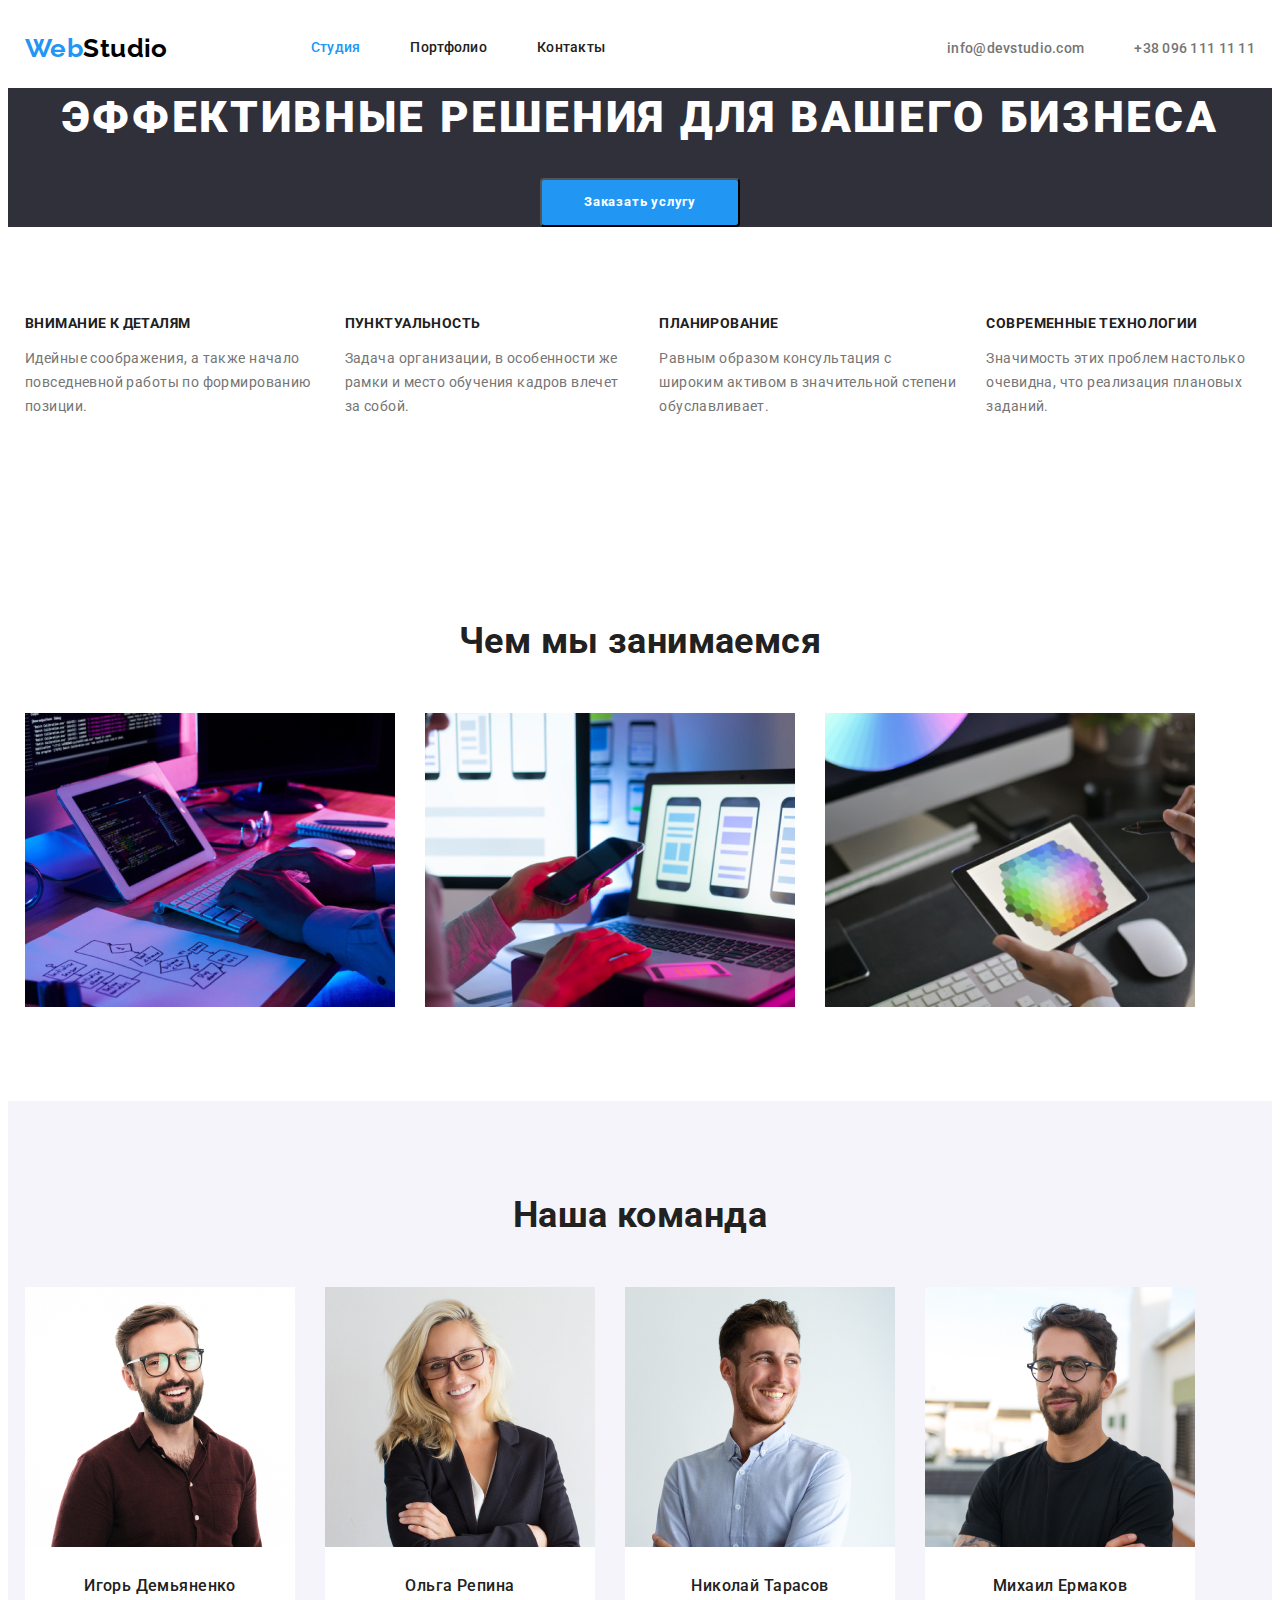
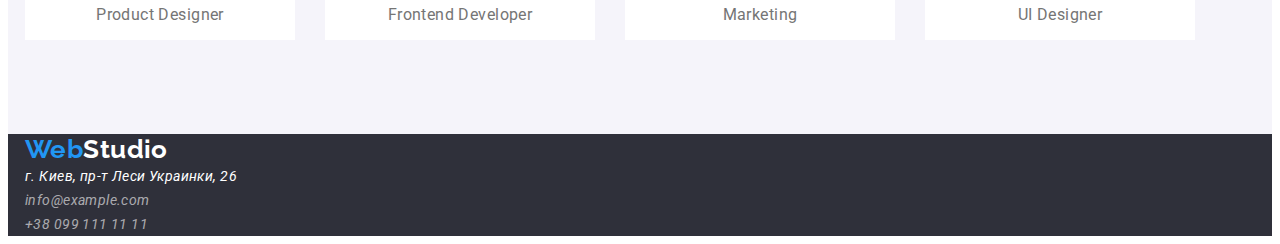
<file: index.html>
<!DOCTYPE html>
<html lang="ru">
  <head>
    <meta charset="UTF-8" />
    <meta http-equiv="X-UA-Compatible" content="IE=edge" />
    <meta name="viewport" content="width=device-width, initial-scale=1.0" />
    <title>Photo app</title>
    <!-- Fonts start -->
    <link rel="preconnect" href="https://fonts.googleapis.com" />
    <link rel="preconnect" href="https://fonts.gstatic.com" crossorigin />
    <link
      href="https://fonts.googleapis.com/css2?family=Raleway:wght@700&family=Roboto:wght@400;500;700;900&display=swap"
      rel="stylesheet"
    />
    <!-- Fonts end -->
    <!-- Normalize styles start -->
    <link
      rel="stylesheet"
      href="https://cdnjs.cloudflare.com/ajax/libs/modern-normalize/1.1.0/modern-normalize.min.css"
      integrity="sha512-wpPYUAdjBVSE4KJnH1VR1HeZfpl1ub8YT/NKx4PuQ5NmX2tKuGu6U/JRp5y+Y8XG2tV+wKQpNHVUX03MfMFn9Q=="
      crossorigin="anonymous"
      referrerpolicy="no-referrer"
    />
    <!-- Normalize styles end -->
    <!-- Custom styles start -->
    <link rel="stylesheet" href="./css/style.css" />
    <!-- Custom styles end -->
  </head>
  <body>
    <!--Header-->
    <header class="header">
      <div class="container header-container">
        <nav class="header-nav">
          <a class="logo link" lang="en" href="index.html"
            >Web<span class="logo-studio-light">Studio</span></a
          >
          <ul class="site-nav list">
            <li class="item">
              <a class="current site-nav-item link" href="">Студия</a>
            </li>
            <li class="item">
              <a class="site-nav-item link" href="./portfolio.html">Портфолио</a>
            </li>
            <li class="item">
              <a class="site-nav-item link" href="">Контакты</a>
            </li>
          </ul>
        </nav>
        <ul class="aut-nav list">
          <li class="item">
            <a class="link current" href="mailto:info@devstudio.com">info@devstudio.com</a>
          </li>
          <li class="item">
            <a class="link current" href="tel:+380961111111">+38 096 111 11 11</a>
          </li>
        </ul>
      </div>
    </header>
    <!--  -->
    <!--Main-->
    <main>
      <!-- Hero -->
      <section class="hero">
        <div class="container">
          <h1 class="hero-title">Эффективные решения для вашего бизнеса</h1>
          <button class="button" type="button">Заказать услугу</button>
        </div>
      </section>
      <!--Features-->
      <section class="section-features section">
        <div class="container">
          <h2 class="section-title visually-hidden">Особенности</h2>
          <ul class="features list">
            <li class="item">
              <h3 class="title">Внимание к деталям</h3>
              <p class="text">
                Идейные соображения, а также начало повседневной работы по формированию позиции.
              </p>
            </li>
            <li class="item">
              <h3 class="title">Пунктуальность</h3>
              <p class="text">
                Задача организации, в особенности же рамки и место обучения кадров влечет за собой.
              </p>
            </li>
            <li class="item">
              <h3 class="title">Планирование</h3>
              <p class="text">
                Равным образом консультация с широким активом в значительной степени обуславливает.
              </p>
            </li>
            <li class="item">
              <h3 class="title">Современные технологии</h3>
              <p class="text">
                Значимость этих проблем настолько очевидна, что реализация плановых заданий.
              </p>
            </li>
          </ul>
        </div>
      </section>
      <!--About-->
      <section class="section-about section">
        <div class="container">
          <h2 class="section-title">Чем мы занимаемся</h2>
          <ul class="work-list list">
            <li class="item">
              <img src="./images/box1.jpg" alt="Десктопные приложения" width="370" class="pic" />
            </li>
            <li class="item">
              <img src="./images/box2.jpg" alt="Мобилиные приложения" width="370" class="pic" />
            </li>
            <li class="item">
              <img src="./images/box3.jpg" alt="Дизайнерские решения" width="370" class="pic" />
            </li>
          </ul>
        </div>
      </section>
      <!--Team-->
      <section class="section-team section">
        <div class="container">
          <h2 class="section-title">Наша команда</h2>
          <ul class="user-list list">
            <li class="item">
              <img src="./images/img1.jpg" alt="Игорь Демьяненко" width="270" class="avatar" />
              <h3 class="title">Игорь Демьяненко</h3>
              <p class="text" lang="en">Product Designer</p>
            </li>
            <li class="item">
              <img src="./images/img2.jpg" alt="Ольга Репина" width="270" class="avatar" />
              <h3 class="title">Ольга Репина</h3>
              <p class="text" lang="en">Frontend Developer</p>
            </li>
            <li class="item">
              <img src="./images/img3.jpg" alt="Николай Тарасов" width="270" class="avatar" />
              <h3 class="title">Николай Тарасов</h3>
              <p class="text" lang="en">Marketing</p>
            </li>
            <li class="item">
              <img src="./images/img4.jpg" alt="Михаил Ермаков" width="270" class="avatar" />
              <h3 class="title">Михаил Ермаков</h3>
              <p class="text" lang="en">UI Designer</p>
            </li>
          </ul>
        </div>
      </section>
    </main>
    <!--Footer-->
    <footer class="footer">
      <div class="container">
        <a class="logo link" lang="en" href="index.html"
          >Web<span class="logo-studio-dark">Studio</span></a
        >
        <address class="footer-address">
          <ul class="footer-address-list list">
            <li class="">
              <a
                class="footer-address-link link"
                href="https://goo.gl/maps/THVWduqA6z6FaJsg8"
                target="_blank"
                rel="noopener"
                >г. Киев, пр-т Леси Украинки, 26</a
              >
            </li>
            <li><a class="aut-address link" href="mailto:info@example.com">info@example.com</a></li>
            <li><a class="aut-address link" href="tel:+380991111111">+38 099 111 11 11</a></li>
          </ul>
        </address>
      </div>
    </footer>
  </body>
</html>
</file>
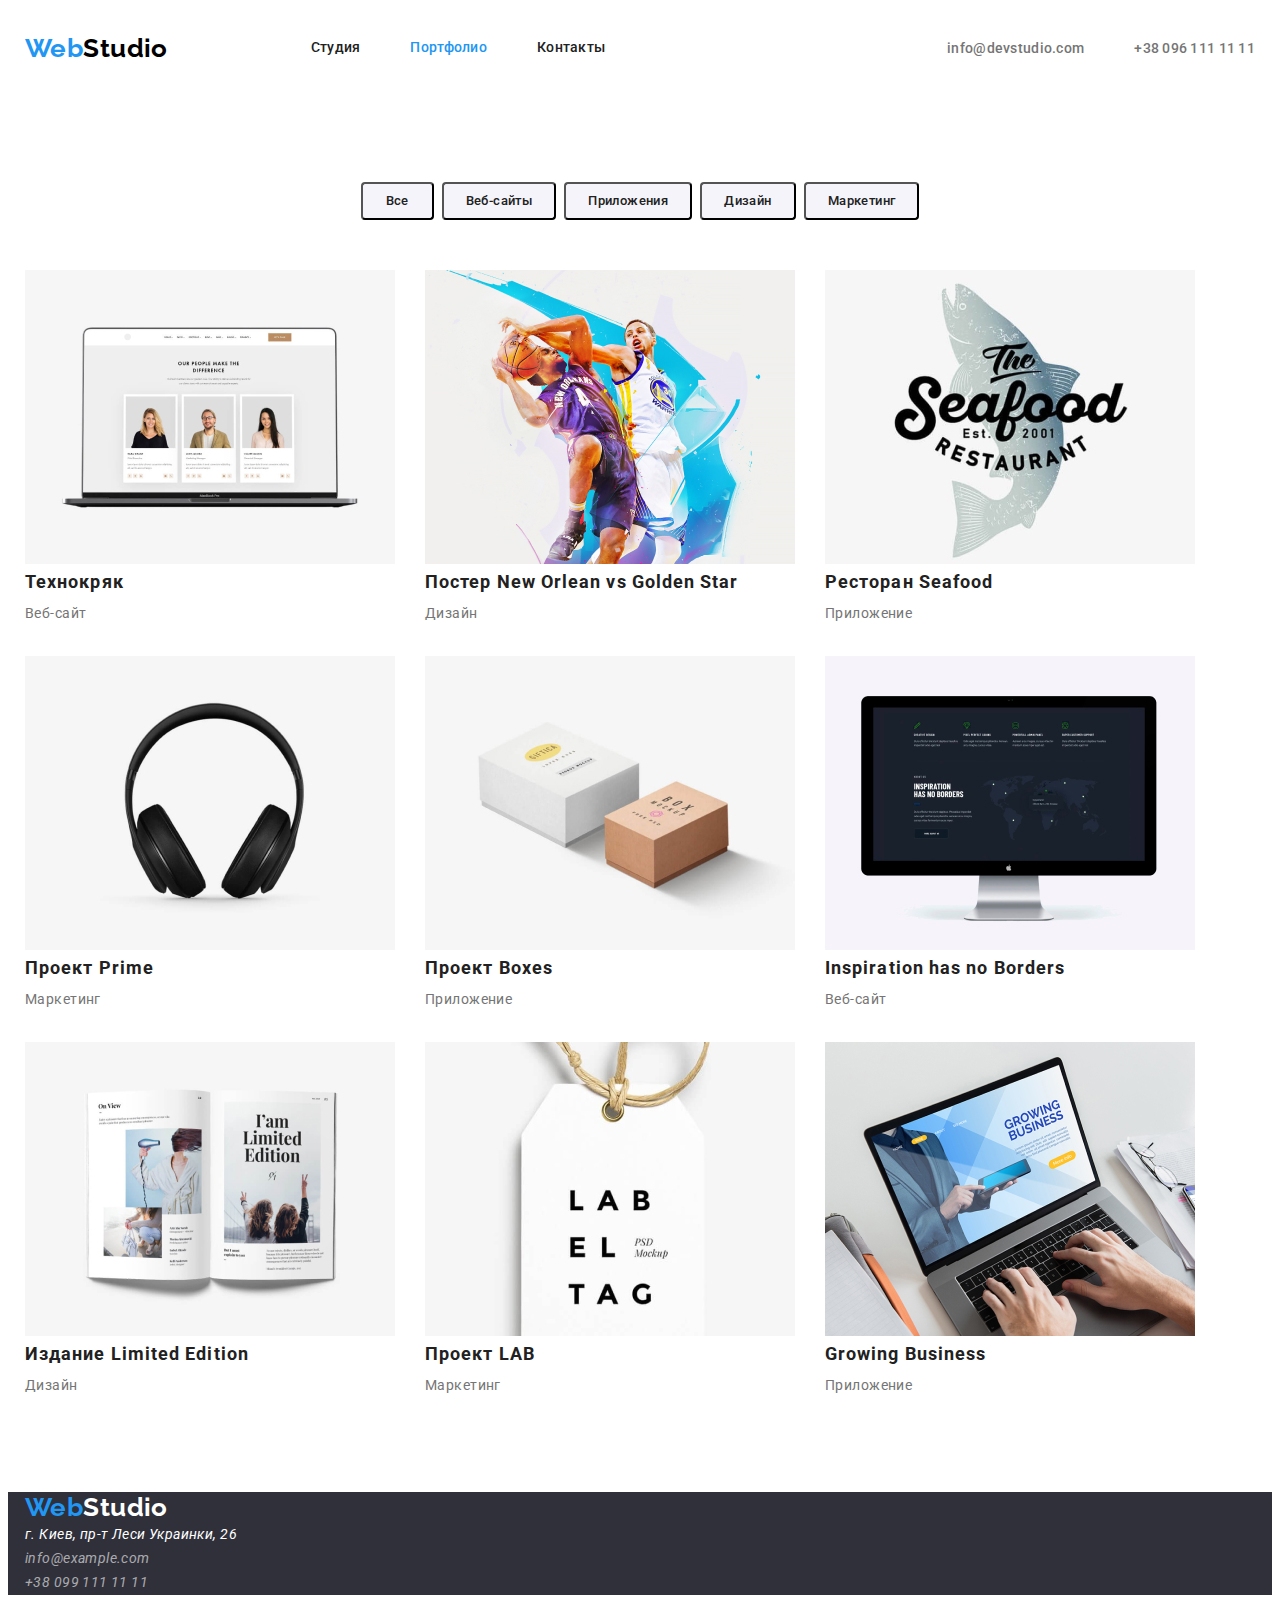
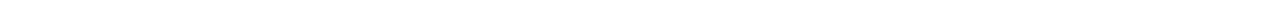
<file: portfolio.html>
<!DOCTYPE html>
<html lang="ru">
  <head>
    <meta charset="UTF-8" />
    <meta http-equiv="X-UA-Compatible" content="IE=edge" />
    <meta name="viewport" content="width=device-width, initial-scale=1.0" />
    <title>Document</title>
    <!-- Fonts start -->
    <link rel="preconnect" href="https://fonts.googleapis.com" />
    <link rel="preconnect" href="https://fonts.gstatic.com" crossorigin />
    <link
      href="https://fonts.googleapis.com/css2?family=Raleway:wght@700&family=Roboto:wght@400;500;700;900&display=swap"
      rel="stylesheet"
    />
    <!-- Fonts end -->
    <!-- Custom styles start -->
    <link rel="stylesheet" href="./css/style.css" />
    <!-- Custom styles end -->
  </head>
  <body>
    <!--Header-->
    <header class="header">
      <div class="container header-container">
        <nav class="header-nav">
          <a class="logo link" lang="en" href="index.html"
            >Web<span class="logo-studio-light">Studio</span></a
          >
          <ul class="site-nav list">
            <li class="item"><a class="site-nav-item link" href="./index.html">Студия</a></li>
            <li class="item">
              <a class="site-nav-item current link" href="./portfolio.html">Портфолио</a>
            </li>
            <li class="item"><a class="site-nav-item link" href="">Контакты</a></li>
          </ul>
        </nav>
        <ul class="aut-nav list">
          <li class="item">
            <a class="link current" href="mailto:info@devstudio.com">info@devstudio.com</a>
          </li>
          <li class="item">
            <a class="link current" href="tel:+380961111111">+38 096 111 11 11</a>
          </li>
        </ul>
      </div>
    </header>
    <main>
      <section class="portfolio">
        <div class="container">
          <h1 class="visually-hidden">Portfolio</h1>
          <ul class="filters-list list">
            <li class="item">
              <button class="filters-button" type="button">Все</button>
            </li>
            <li class="item">
              <button class="filters-button" type="button">Веб-сайты</button>
            </li>
            <li class="item">
              <button class="filters-button" type="button">Приложения</button>
            </li>
            <li class="item">
              <button class="filters-button" type="button">Дизайн</button>
            </li>
            <li class="item">
              <button class="filters-button" type="button">Маркетинг</button>
            </li>
          </ul>
        </div>
        <!--Project-->
        <div class="container container-project">
          <ul class="project list">
            <li class="project-list">
              <a class="project-link link" href="">
                <img src="./images/img-1.jpg" alt="Ноутбук" width="370" />
                <h2 class="project-text">Технокряк</h2>
                <p class="project-uppertitle">Веб-сайт</p>
              </a>
            </li>
            <li class="project-list">
              <a class="project-link link" href="">
                <img src="./images/img-2.jpg" alt="Баскетболисты" width="370" />
                <h2 class="project-text">
                  Постер <span lang="en">New Orlean vs Golden Star</span>
                </h2>
                <p class="project-uppertitle">Дизайн</p>
              </a>
            </li>
            <li class="project-list">
              <a class="project-link link" href="">
                <img src="./images/img-3.jpg" alt="Морская рыба" width="370" />
                <h2 class="project-text">Ресторан <span lang="en">Seafood</span></h2>
                <p class="project-uppertitle">Приложение</p>
              </a>
            </li>
            <li class="project-list">
              <a class="project-link link" href="">
                <img src="./images/img-4.jpg" alt="Наушники" width="370" />
                <h2 class="project-text">Проект <span lang="en">Prime</span></h2>
                <p class="project-uppertitle">Маркетинг</p>
              </a>
            </li>
            <li class="project-list">
              <a class="project-link link" href="">
                <img src="./images/img-5.jpg" alt="Коробки" width="370" />
                <h2 class="project-text">Проект <span lang="en">Boxes</span></h2>
                <p class="project-uppertitle">Приложение</p>
              </a>
            </li>
            <li class="project-list">
              <a class="project-link link" href="">
                <img src="./images/img-6.jpg" alt="Монитор" width="370" />
                <h2 class="project-text" lang="en">Inspiration has no Borders</h2>
                <p class="project-uppertitle">Веб-сайт</p>
              </a>
            </li>
            <li class="project-list">
              <a class="project-link link" href="">
                <img src="./images/img-7.jpg" alt="Книга" width="370" />
                <h2 class="project-text">Издание <span lang="en">Limited Edition</span></h2>
                <p class="project-uppertitle">Дизайн</p>
              </a>
            </li>
            <li class="project-list">
              <a class="project-link link" href="">
                <img src="./images/img-8.jpg" alt="Бирка" width="370" />
                <h2 class="project-text">Проект <span lang="en">LAB</span></h2>
                <p class="project-uppertitle">Маркетинг</p>
              </a>
            </li>
            <li class="project-list">
              <a class="project-link link" href="">
                <img src="./images/img-9.jpg" alt="Ноутбук" width="370" />
                <h2 class="project-text" lang="en">Growing Business</h2>
                <p class="project-uppertitle">Приложение</p>
              </a>
            </li>
          </ul>
        </div>
      </section>
    </main>
    <!--Footer-->
    <footer class="footer">
      <div class="container">
        <a class="logo link" lang="en" href="index.html"
          >Web<span class="logo-studio-dark">Studio</span></a
        >
        <address class="footer-address">
          <ul class="list">
            <li class="">
              <a
                class="footer-address-link link"
                href="https://goo.gl/maps/THVWduqA6z6FaJsg8"
                target="_blank"
                rel="noopener"
                >г. Киев, пр-т Леси Украинки, 26</a
              >
            </li>
            <li><a class="aut-address link" href="mailto:info@example.com">info@example.com</a></li>
            <li><a class="aut-address link" href="tel:+380991111111">+38 099 111 11 11</a></li>
          </ul>
        </address>
      </div>
    </footer>
  </body>
</html>
</file>
<file: css/style.css>
:root {
   /* Fonts */
   --main-font: "Roboto";
   --secondary-font: "Raleway";

   /* Text colors */
   --primary-white-color: #FFFFFF;
   --primary-black-color: #212121;
   --accent-color: #2196F3;
   --upper-title-text: #757575;
   /* Bg colors */
   --primary-background-color: #E5E5E5;
   --secondary-background-color: #F5F4FA;

/* Other */
   --items: 4;
   --indent: 30px;
}
html {
   box-sizing: border-box;
}


body {
   font-family: var(--main-font), sans-serif;
   font-size: 14px;
   letter-spacing: 0.03em;
   color: var(--primary-black-color);
   background-color: var(--primary-white-color);
}

/* reset */
h1,
h2,
h3,
h4,
p {
   margin-top: 0;
   margin-bottom: 0;
}

img {
   display: block;
   max-width: 100%;
   height: auto;
}


/* Common styles start */


.container {
   width: 1230px;
   margin-left: auto;
   margin-right: auto;
   padding-left: 15px;
   padding-right: 15px;
}

.link {
   text-decoration: none;
}

.list {
   list-style: none;
   padding: 0;
   margin: 0;
}

 /* 
 сітка із застосування flex-box
  */
  

/* Common styles start */



/* Header */

.header-container,
.header-nav {
   display: flex;
   align-items: center;
}



.header-list-item:not(:last-child) {
   margin-right: 40px;
}


/* Logo */
.logo {
   display: flex;
   align-items: center;

   font-family: var(--secondary-font), sans-serif;
   color: var(--accent-color);

   font-weight: 700;
   font-size: 26px;
   line-height: 1.19;

}
.logo-studio-light {
   color: #000000;
}
.logo-studio-dark {
   color: var(--primary-white-color);
}

/* Site nav */

.site-nav {
   margin-left: 93px;

   display: flex;
   align-items: center;
}

.site-nav .item {
   margin-left: 50px;
}
.site-nav .item:last-child {
   margin-right: 0;
}


.site-nav .link {
   display: block;
   padding-top: 32px;
   padding-bottom: 32px;
   color: var(--primary-black-color);
   font-weight: 500;
   line-height: 1.14;
   letter-spacing: 0.02em;
   text-decoration: none;
}
.site-nav .link:hover, 
.site-nav .link:focus {
   color: var(--accent-color);
}
.site-nav .link.current {
   color: var(--accent-color);
}

.aut-nav {
   margin: auto;
   margin-right: 0;
   display: flex;
   align-items: center;
}

.aut-nav .item + .item {
   margin-left: 50px;
}



.aut-nav .current {

   color: var(--upper-title-text);
   font-weight: 500;
   line-height: 1.14;
   letter-spacing: 0.02em;
   text-decoration: none;
}

.aut-nav .link:hover,
.aut-nav .link:focus {
   color: var(--accent-color);
}

/* Hero */
.hero {
   background-color: #2F303A;
   text-align: center;
}

.hero-title {
   margin-bottom: 30px;
   margin-top: 0px;

   color: var(--primary-white-color);
   font-weight: 900;
   font-size: 44px;
   line-height: 1.36;
   letter-spacing: 0.06em;
   text-transform: uppercase;
}



/* Section */
.section {
   padding-top: 94px;
   padding-bottom: 94px;
}
.section-features {
   padding-top: 89px;
}


.section-team {
   background-color: var(--secondary-background-color);
}



.section-title {
   margin-top: 0px;
   margin-bottom: 50px;
   color: var(--title-text-color);
   font-weight: 700;
   font-size: 36px;
   line-height: 1.16;
   text-align: center;
}

.visually-hidden {
   position: absolute;
   width: 1px;
   height: 1px;
   margin: -1px;
   border: 0;
   padding: 0;
   white-space: nowrap;
   clip-path: inset(100%);
   clip: rect(0 0 0 0);
   overflow: hidden;
}


/* Features */
.features {
   display: flex;
}
.features .item {
   margin-right: 30px;
}
.features .item:last-child {
   margin-right: 0;
}

.features .title {
   margin-bottom: 15px;
   color: var(--primary-black-c);
   text-transform: uppercase;
   font-weight: 700;
   font-size: 14px;
   line-height: 1.14;
}

.features .text {
   margin-bottom: 15px;

   color: var(--upper-title-text);
   font-weight: 400;
   font-size: 14px;
   line-height: 1.71;

}
/* About */

.work-list {
   display: flex;
}
.work-list .item:not(:last-child) {
   margin-right: 30px;
}


/* Team */
.user-list {
   display: flex;
   flex-wrap: wrap;

}
.user-list .item {
   margin-right: 30px;
   background-color: #FFFFFF;
}
.user-list .item:last-child {
   margin-right: 0;
}

/* Button */
.button {
   display: inline-block;
   border-radius: 4px;
   padding: 10px 32px;
   min-width: 200px;
   

   font-family: var(--main-font);
   color: var(--primary-white-color);
   background-color: var(--accent-color);

   font-style: normal;
   font-weight: 700;
   line-height: 1.87;
   text-decoration: none;
   text-align: center;
   letter-spacing: 0.06em;
}

.button:hover,
.button:focus {
   background-color: #188CE8;
}
/* Filters */
.filters-list {
   display: flex;
   margin-bottom: 50px;
   border-radius: 4px;
   justify-content: center;
}



.filters-list .item {
   margin-right: 8px;
}
.filters-list .item:last-child {
   margin-right: 0;
}

.filters-button {
   display: inline-block;
   border-radius: 4px;
   padding: 6px 22px;
   min-width: 73px;

   font-family: var(--main-font);
   font-weight: 500;
   line-height: 1.62;
   text-align: center;
   letter-spacing: 0.03em;

   background-color: var(--secondary-background-color);
   color: var(--primary-black-color);
   cursor: pointer;
}

.filters-button:hover,
.filters-button:focus {
   background-color: var(--accent-color);
   color: var(--primary-white-color);
}


/* User */

.user-list .title {
   margin-top: 30px;
   margin-bottom: 10px;
   color: var(--primary-black-color);
   font-weight: 500;
   font-size: 16px;
   line-height: 1.18;
   text-align: center;
}
.user-list .text {
   margin-top: 10px;
   padding-bottom: 15px;
   color: var(--upper-title-text);
   font-weight: 400;
   font-size: 16px;
   line-height: 1.18;
   text-align: center;
}

/* Footer */
.footer {
   background-color: #2F303A;
}
.footer-address {
   font-weight: 400;
   font-size: 14px;
   line-height: 1.71;
}
.footer-address-link {
   color: var(--primary-white-color);
}
.footer-address-link:hover,
.footer-address-link:focus {
   color: var(--accent-color);
}


.aut-address {
   color: rgba(255, 255, 255, 0.6);
}

.aut-address:hover,
.aut-address:focus {
   color: var(--accent-color);
}

/* Portfolio */
.portfolio {
   padding-top: 94px;
   padding-bottom: 94px;
}

/* Project */
.project {
   display: flex;
   flex-wrap: wrap;
}
.project-list {
   width: 370px;
   margin-right: 30px;
   margin-bottom: 30px;
}

.project-list:nth-child(3n) {
   margin-right: 0;
}

.project-list:nth-last-child(-n+3) {
   margin-bottom: 0;
}

.project-text {
   color: var(--primary-black-color);
   font-weight: 700;
   font-size: 18px;
   line-height: 2;
   letter-spacing: 0.06em;
}
.project-uppertitle {
   color: var(--upper-title-text);
   font-weight: 400;
   line-height: 1.87;
}









/* *,
*::before,
*::after {
   box-sizing: border-box;
} */
</file>
